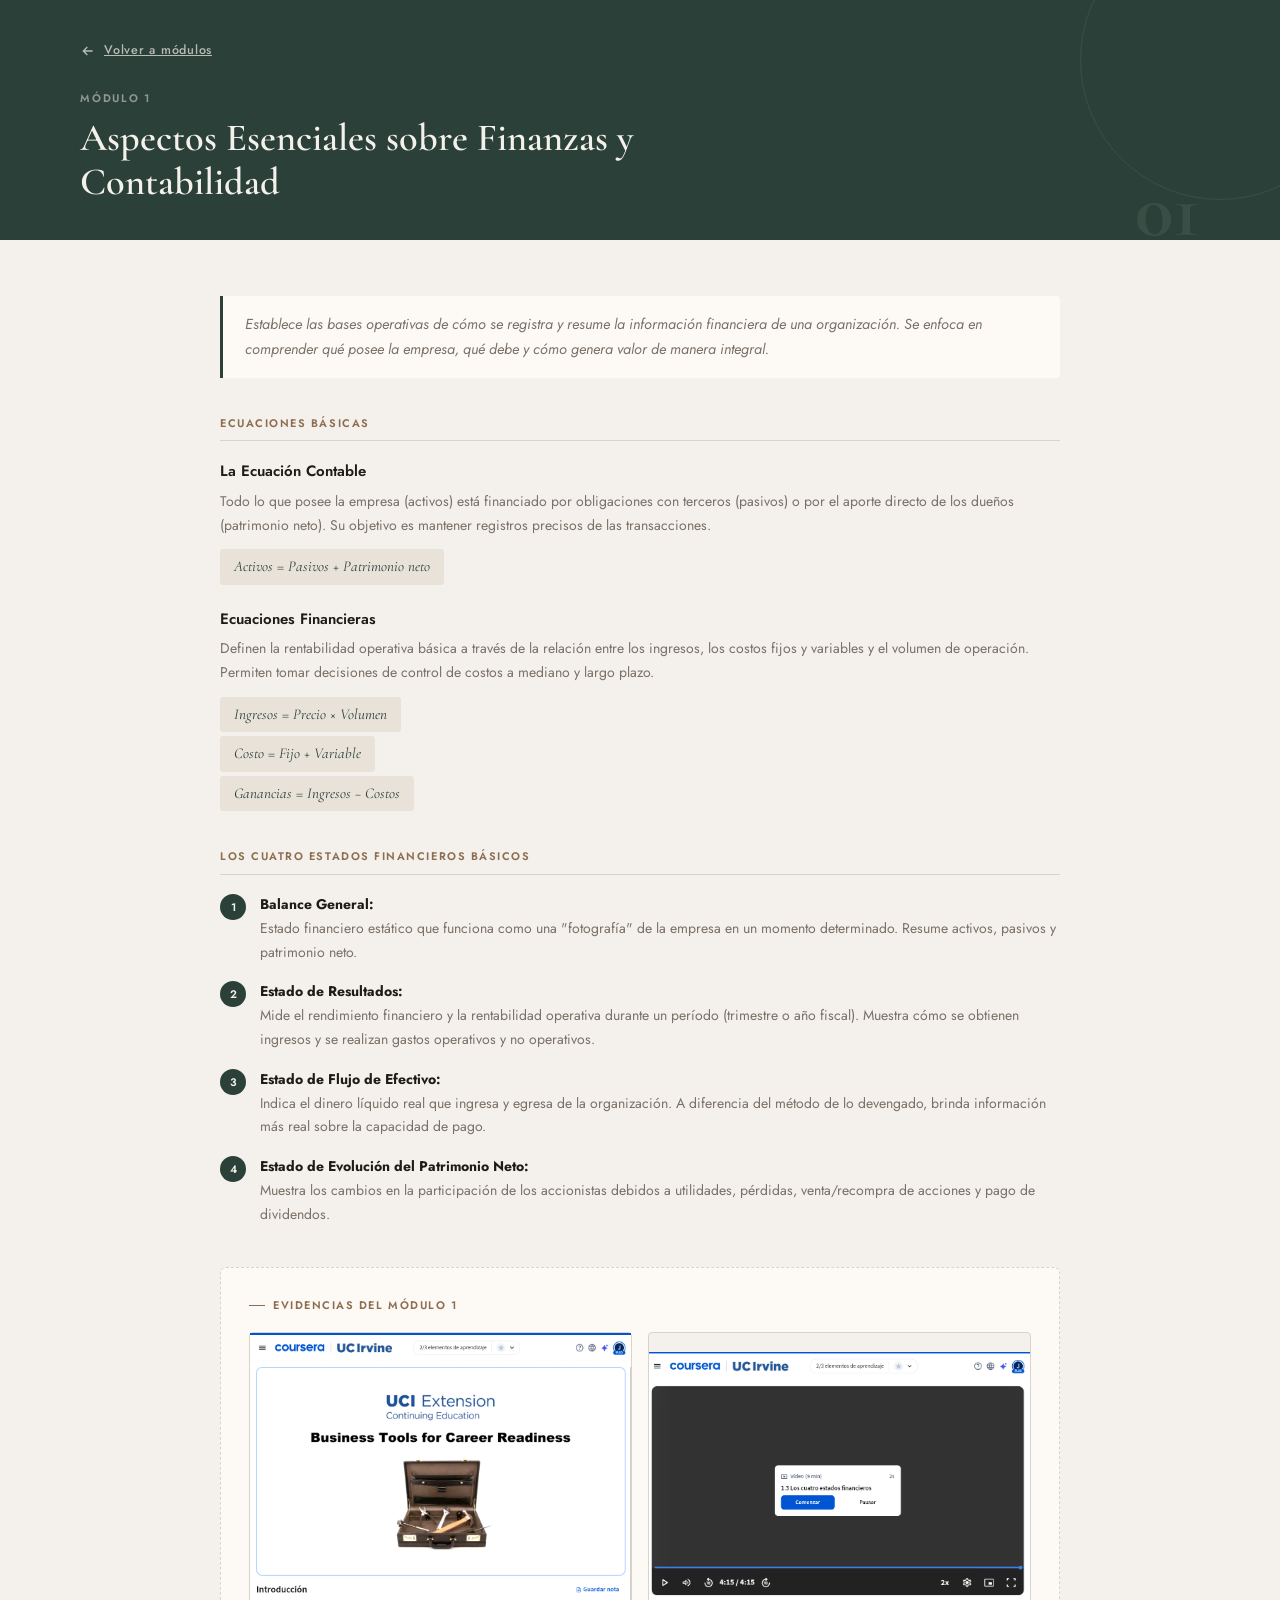
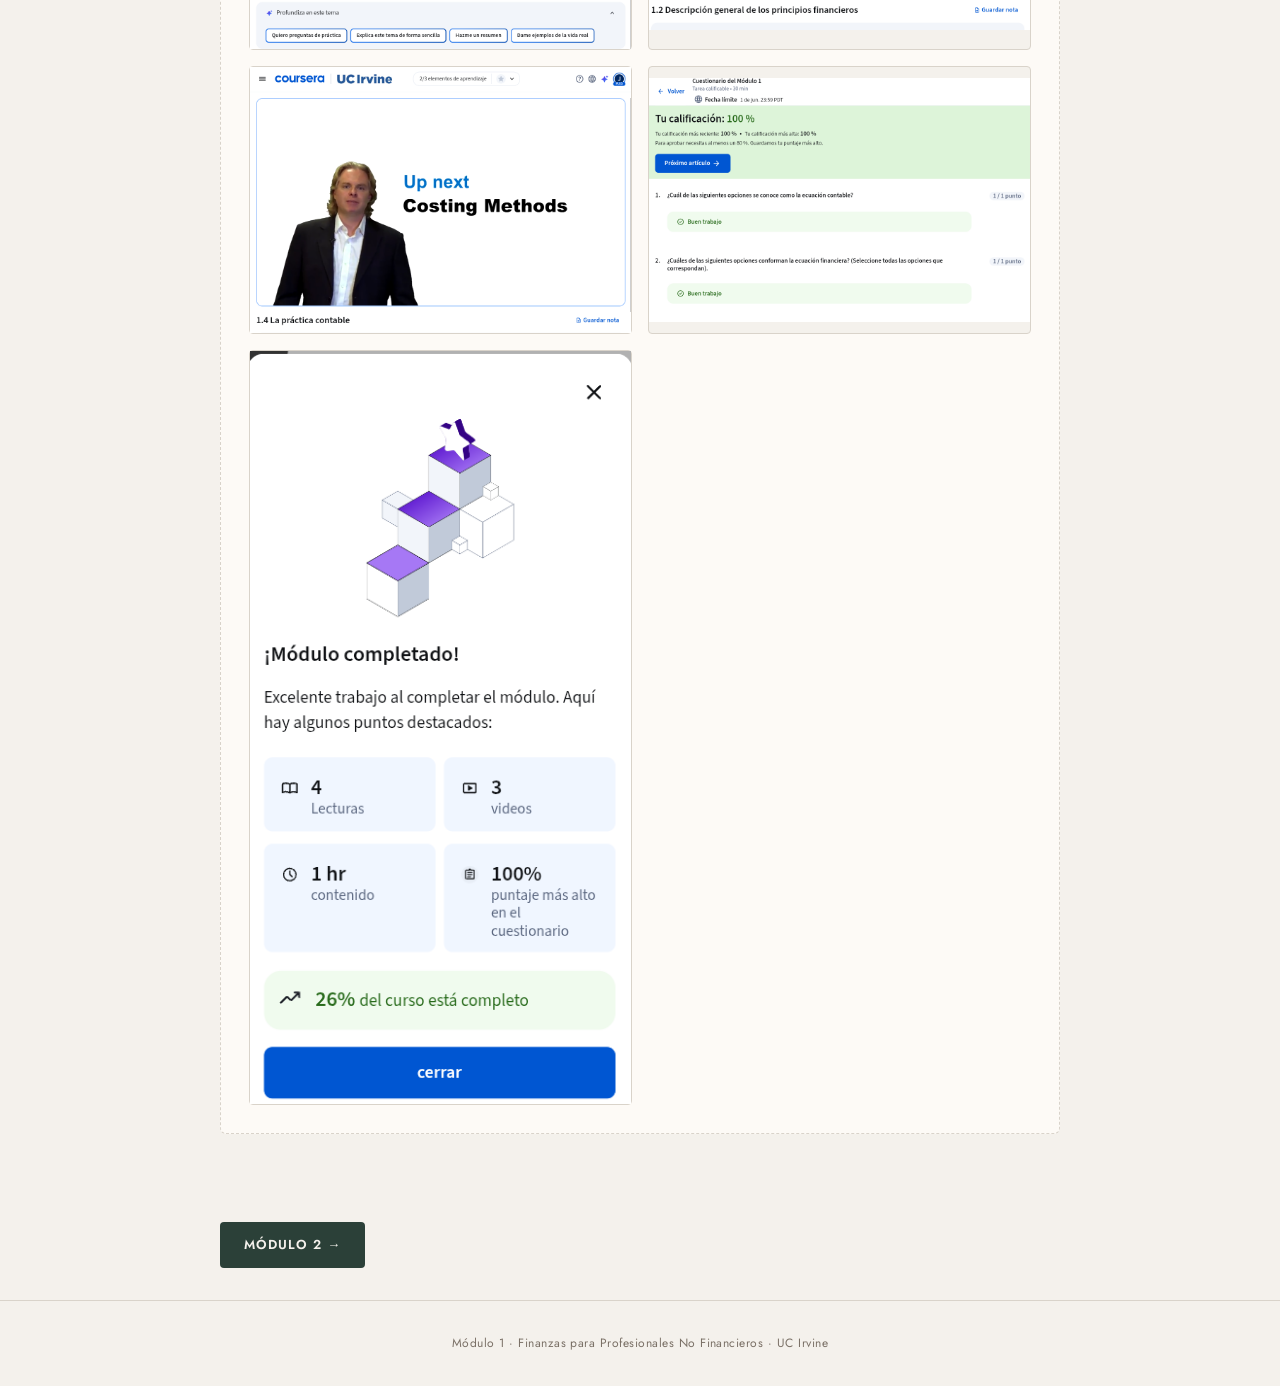
<file: modulo1.html>
<!doctype html>
<html lang="es">
  <head>
    <meta charset="UTF-8" />
    <meta name="viewport" content="width=device-width, initial-scale=1.0" />
    <title>Módulo 1 - Finanzas para Profesionales No Financieros</title>
    <link rel="preconnect" href="https://fonts.googleapis.com" />
    <link rel="preconnect" href="https://fonts.gstatic.com" crossorigin />
    <link
      href="https://fonts.googleapis.com/css2?family=Cormorant+Garamond:ital,wght@0,400;0,600;0,700;1,400&family=Jost:wght@300;400;500;600&display=swap"
      rel="stylesheet"
    />
    <link rel="stylesheet" href="estilos.css" />
  </head>
  <body>
    <div id="mod-1" class="mod-content" style="display: block">
      <div class="detail-header">
        <a href="index.html" class="back-btn">
          <svg
            width="16"
            height="16"
            fill="none"
            stroke="currentColor"
            stroke-width="2"
            viewBox="0 0 24 24"
          >
            <path d="M19 12H5M11 6l-6 6 6 6" />
          </svg>
          Volver a módulos
        </a>
        <div class="detail-label">Módulo 1</div>
        <h2 class="detail-title">
          Aspectos Esenciales sobre Finanzas y Contabilidad
        </h2>
        <div class="detail-num">01</div>
      </div>
      <div class="detail-body">
        <div class="module-intro">
          Establece las bases operativas de cómo se registra y resume la
          información financiera de una organización. Se enfoca en comprender
          qué posee la empresa, qué debe y cómo genera valor de manera
          integral.
        </div>

        <div class="section">
          <div class="section-title">Ecuaciones Básicas</div>
          <div class="concept">
            <div class="concept-name">La Ecuación Contable</div>
            <div class="concept-desc">
              Todo lo que posee la empresa (activos) está financiado por
              obligaciones con terceros (pasivos) o por el aporte directo de
              los dueños (patrimonio neto). Su objetivo es mantener registros
              precisos de las transacciones.
            </div>
            <span class="formula-tag"
              >Activos = Pasivos + Patrimonio neto</span
            >
          </div>
          <div class="concept">
            <div class="concept-name">Ecuaciones Financieras</div>
            <div class="concept-desc">
              Definen la rentabilidad operativa básica a través de la relación
              entre los ingresos, los costos fijos y variables y el volumen de
              operación. Permiten tomar decisiones de control de costos a
              mediano y largo plazo.
            </div>
            <span class="formula-tag">Ingresos = Precio × Volumen</span><br />
            <span class="formula-tag">Costo = Fijo + Variable</span><br />
            <span class="formula-tag">Ganancias = Ingresos − Costos</span>
          </div>
        </div>

        <div class="section">
          <div class="section-title">
            Los Cuatro Estados Financieros Básicos
          </div>
          <ol class="numbered-list">
            <li>
              <div>
                <strong>Balance General:</strong><br /><span
                  >Estado financiero estático que funciona como una
                  "fotografía" de la empresa en un momento determinado. Resume
                  activos, pasivos y patrimonio neto.</span
                >
              </div>
            </li>
            <li>
              <div>
                <strong>Estado de Resultados:</strong><br /><span
                  >Mide el rendimiento financiero y la rentabilidad operativa
                  durante un período (trimestre o año fiscal). Muestra cómo se
                  obtienen ingresos y se realizan gastos operativos y no
                  operativos.</span
                >
              </div>
            </li>
            <li>
              <div>
                <strong>Estado de Flujo de Efectivo:</strong><br /><span
                  >Indica el dinero líquido real que ingresa y egresa de la
                  organización. A diferencia del método de lo devengado,
                  brinda información más real sobre la capacidad de
                  pago.</span
                >
              </div>
            </li>
            <li>
              <div>
                <strong>Estado de Evolución del Patrimonio Neto:</strong
                ><br /><span
                  >Muestra los cambios en la participación de los accionistas
                  debidos a utilidades, pérdidas, venta/recompra de acciones y
                  pago de dividendos.</span
                >
              </div>
            </li>
          </ol>
        </div>

        <div class="evidence-section">
          <div class="evidence-title">Evidencias del Módulo 1</div>
          <div class="evidence-grid">
            <div class="evidence-slot">
              <img
                src="m1.1.png"
                alt="Evidencia Módulo 1"
                style="max-width: 100%; height: auto"
              />
            </div>
            <div class="evidence-slot">
              <img
                src="m1.2.png"
                alt="Evidencia Módulo 1"
                style="max-width: 100%; height: auto"
              />
            </div>
            <div class="evidence-slot">
              <img
                src="m1.4.png"
                alt="Evidencia Módulo 1"
                style="max-width: 100%; height: auto"
              />
            </div>
            <div class="evidence-slot">
              <img
                src="q1.png"
                alt="Evidencia Módulo 1"
                style="max-width: 100%; height: auto"
              />
            </div>
            <div class="evidence-slot">
              <img
                src="fin 1.png"
                alt="Evidencia Módulo 1"
                style="max-width: 100%; height: auto"
              />
            </div>
          </div>
        </div>
      </div>
      <div class="nav-modules">
        <a href="modulo2.html" class="nav-btn next">Módulo 2 →</a>
      </div>
      <footer>
        Módulo 1 &middot; Finanzas para Profesionales No Financieros &middot;
        UC Irvine
      </footer>
    </div>
  </body>
</html>
</file>
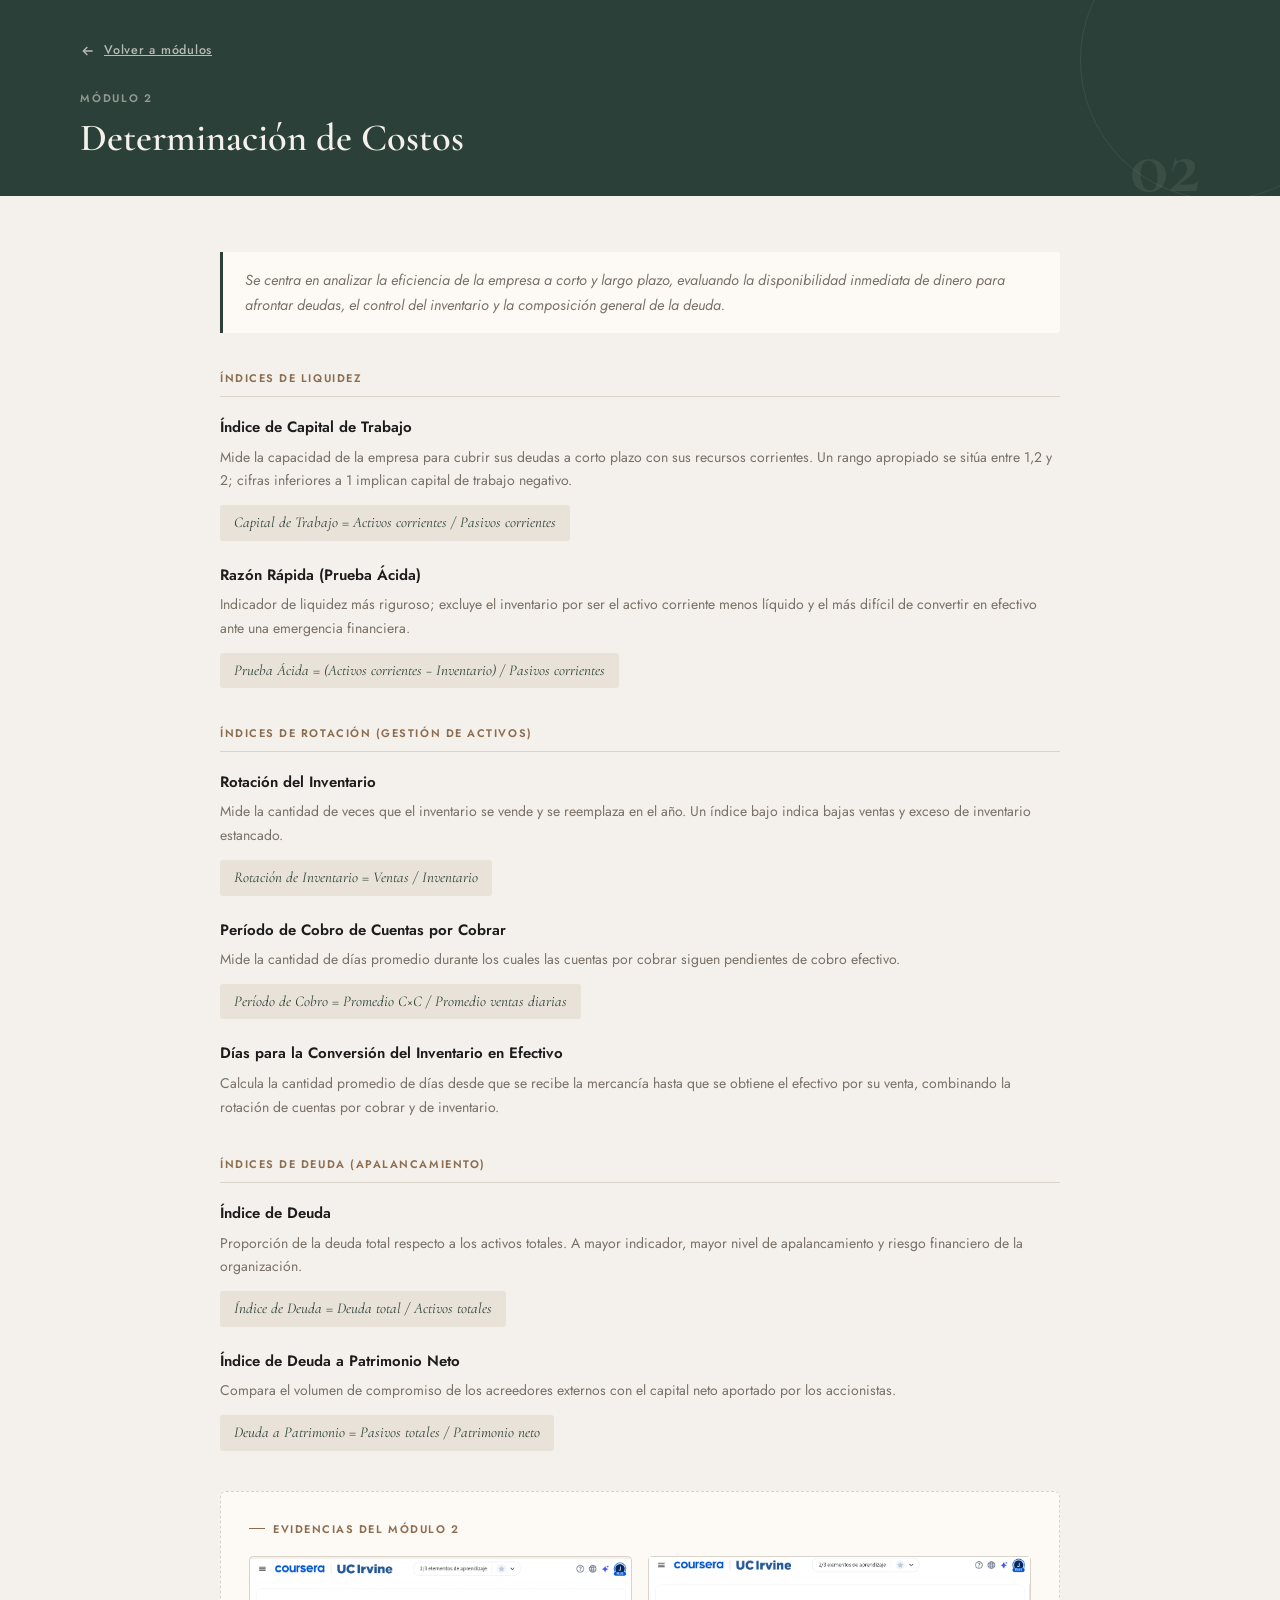
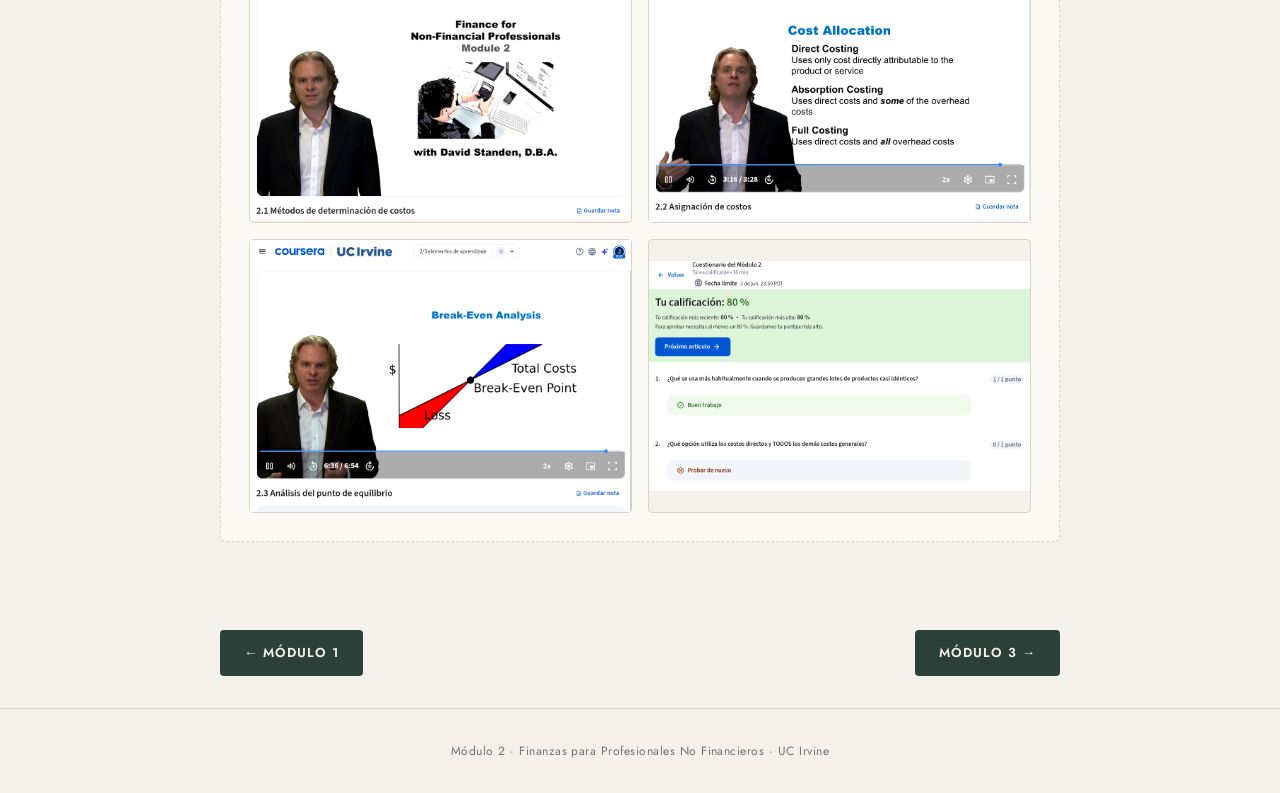
<file: modulo2.html>
<!doctype html>
<html lang="es">
  <head>
    <meta charset="UTF-8" />
    <meta name="viewport" content="width=device-width, initial-scale=1.0" />
    <title>Módulo 2 - Finanzas para Profesionales No Financieros</title>
    <link rel="preconnect" href="https://fonts.googleapis.com" />
    <link rel="preconnect" href="https://fonts.gstatic.com" crossorigin />
    <link
      href="https://fonts.googleapis.com/css2?family=Cormorant+Garamond:ital,wght@0,400;0,600;0,700;1,400&family=Jost:wght@300;400;500;600&display=swap"
      rel="stylesheet"
    />
    <link rel="stylesheet" href="estilos.css" />
  </head>
  <body>
    <div id="mod-2" class="mod-content" style="display: block">
      <div class="detail-header">
        <a href="index.html" class="back-btn">
          <svg
            width="16"
            height="16"
            fill="none"
            stroke="currentColor"
            stroke-width="2"
            viewBox="0 0 24 24"
          >
            <path d="M19 12H5M11 6l-6 6 6 6" />
          </svg>
          Volver a módulos
        </a>
        <div class="detail-label">Módulo 2</div>
        <h2 class="detail-title">Determinación de Costos</h2>
        <div class="detail-num">02</div>
      </div>
      <div class="detail-body">
        <div class="module-intro">
          Se centra en analizar la eficiencia de la empresa a corto y largo
          plazo, evaluando la disponibilidad inmediata de dinero para afrontar
          deudas, el control del inventario y la composición general de la
          deuda.
        </div>

        <div class="section">
          <div class="section-title">Índices de Liquidez</div>
          <div class="concept">
            <div class="concept-name">Índice de Capital de Trabajo</div>
            <div class="concept-desc">
              Mide la capacidad de la empresa para cubrir sus deudas a corto
              plazo con sus recursos corrientes. Un rango apropiado se sitúa
              entre 1,2 y 2; cifras inferiores a 1 implican capital de trabajo
              negativo.
            </div>
            <span class="formula-tag"
              >Capital de Trabajo = Activos corrientes / Pasivos
              corrientes</span
            >
          </div>
          <div class="concept">
            <div class="concept-name">Razón Rápida (Prueba Ácida)</div>
            <div class="concept-desc">
              Indicador de liquidez más riguroso; excluye el inventario por
              ser el activo corriente menos líquido y el más difícil de
              convertir en efectivo ante una emergencia financiera.
            </div>
            <span class="formula-tag"
              >Prueba Ácida = (Activos corrientes − Inventario) / Pasivos
              corrientes</span
            >
          </div>
        </div>

        <div class="section">
          <div class="section-title">
            Índices de Rotación (Gestión de Activos)
          </div>
          <div class="concept">
            <div class="concept-name">Rotación del Inventario</div>
            <div class="concept-desc">
              Mide la cantidad de veces que el inventario se vende y se
              reemplaza en el año. Un índice bajo indica bajas ventas y exceso
              de inventario estancado.
            </div>
            <span class="formula-tag"
              >Rotación de Inventario = Ventas / Inventario</span
            >
          </div>
          <div class="concept">
            <div class="concept-name">
              Período de Cobro de Cuentas por Cobrar
            </div>
            <div class="concept-desc">
              Mide la cantidad de días promedio durante los cuales las cuentas
              por cobrar siguen pendientes de cobro efectivo.
            </div>
            <span class="formula-tag"
              >Período de Cobro = Promedio C×C / Promedio ventas diarias</span
            >
          </div>
          <div class="concept">
            <div class="concept-name">
              Días para la Conversión del Inventario en Efectivo
            </div>
            <div class="concept-desc">
              Calcula la cantidad promedio de días desde que se recibe la
              mercancía hasta que se obtiene el efectivo por su venta,
              combinando la rotación de cuentas por cobrar y de inventario.
            </div>
          </div>
        </div>

        <div class="section">
          <div class="section-title">Índices de Deuda (Apalancamiento)</div>
          <div class="concept">
            <div class="concept-name">Índice de Deuda</div>
            <div class="concept-desc">
              Proporción de la deuda total respecto a los activos totales. A
              mayor indicador, mayor nivel de apalancamiento y riesgo
              financiero de la organización.
            </div>
            <span class="formula-tag"
              >Índice de Deuda = Deuda total / Activos totales</span
            >
          </div>
          <div class="concept">
            <div class="concept-name">Índice de Deuda a Patrimonio Neto</div>
            <div class="concept-desc">
              Compara el volumen de compromiso de los acreedores externos con
              el capital neto aportado por los accionistas.
            </div>
            <span class="formula-tag"
              >Deuda a Patrimonio = Pasivos totales / Patrimonio neto</span
            >
          </div>
        </div>

        <div class="evidence-section">
          <div class="evidence-title">Evidencias del Módulo 2</div>
          <div class="evidence-grid">
            <div class="evidence-slot">
              <img
                src="m2.1.png"
                alt="Evidencia Módulo 2"
                style="max-width: 100%; height: auto"
              />
            </div>
            <div class="evidence-slot">
              <img
                src="m2.2.png"
                alt="Evidencia Módulo 2"
                style="max-width: 100%; height: auto"
              />
            </div>
            <div class="evidence-slot">
              <img
                src="m2.3.png"
                alt="Evidencia Módulo 2"
                style="max-width: 100%; height: auto"
              />
            </div>
            <div class="evidence-slot">
              <img
                src="q2.png"
                alt="Evidencia Módulo 2"
                style="max-width: 100%; height: auto"
              />
            </div>
          </div>
        </div>
      </div>
      <div class="nav-modules">
        <a href="modulo1.html" class="nav-btn prev">← Módulo 1</a>
        <a href="modulo3.html" class="nav-btn next">Módulo 3 →</a>
      </div>
      <footer>
        Módulo 2 &middot; Finanzas para Profesionales No Financieros &middot;
        UC Irvine
      </footer>
    </div>
  </body>
</html>
</file>
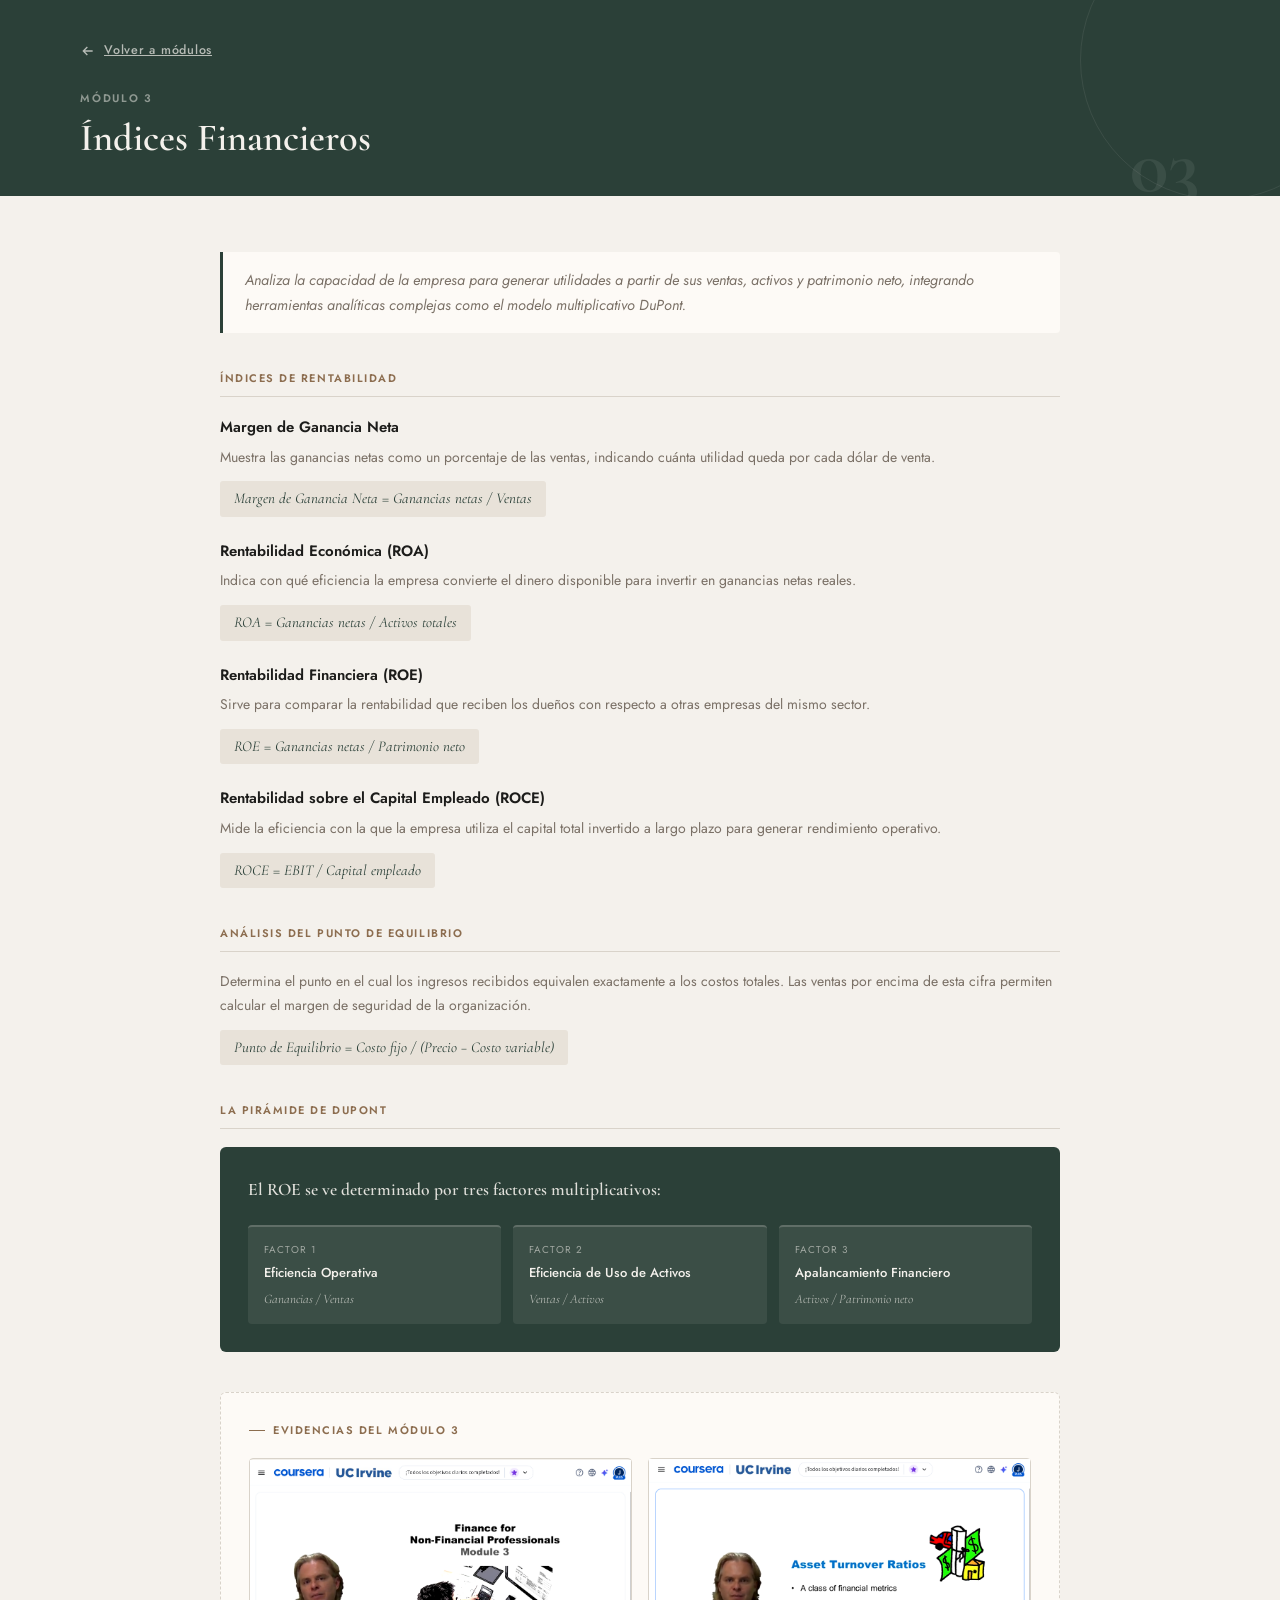
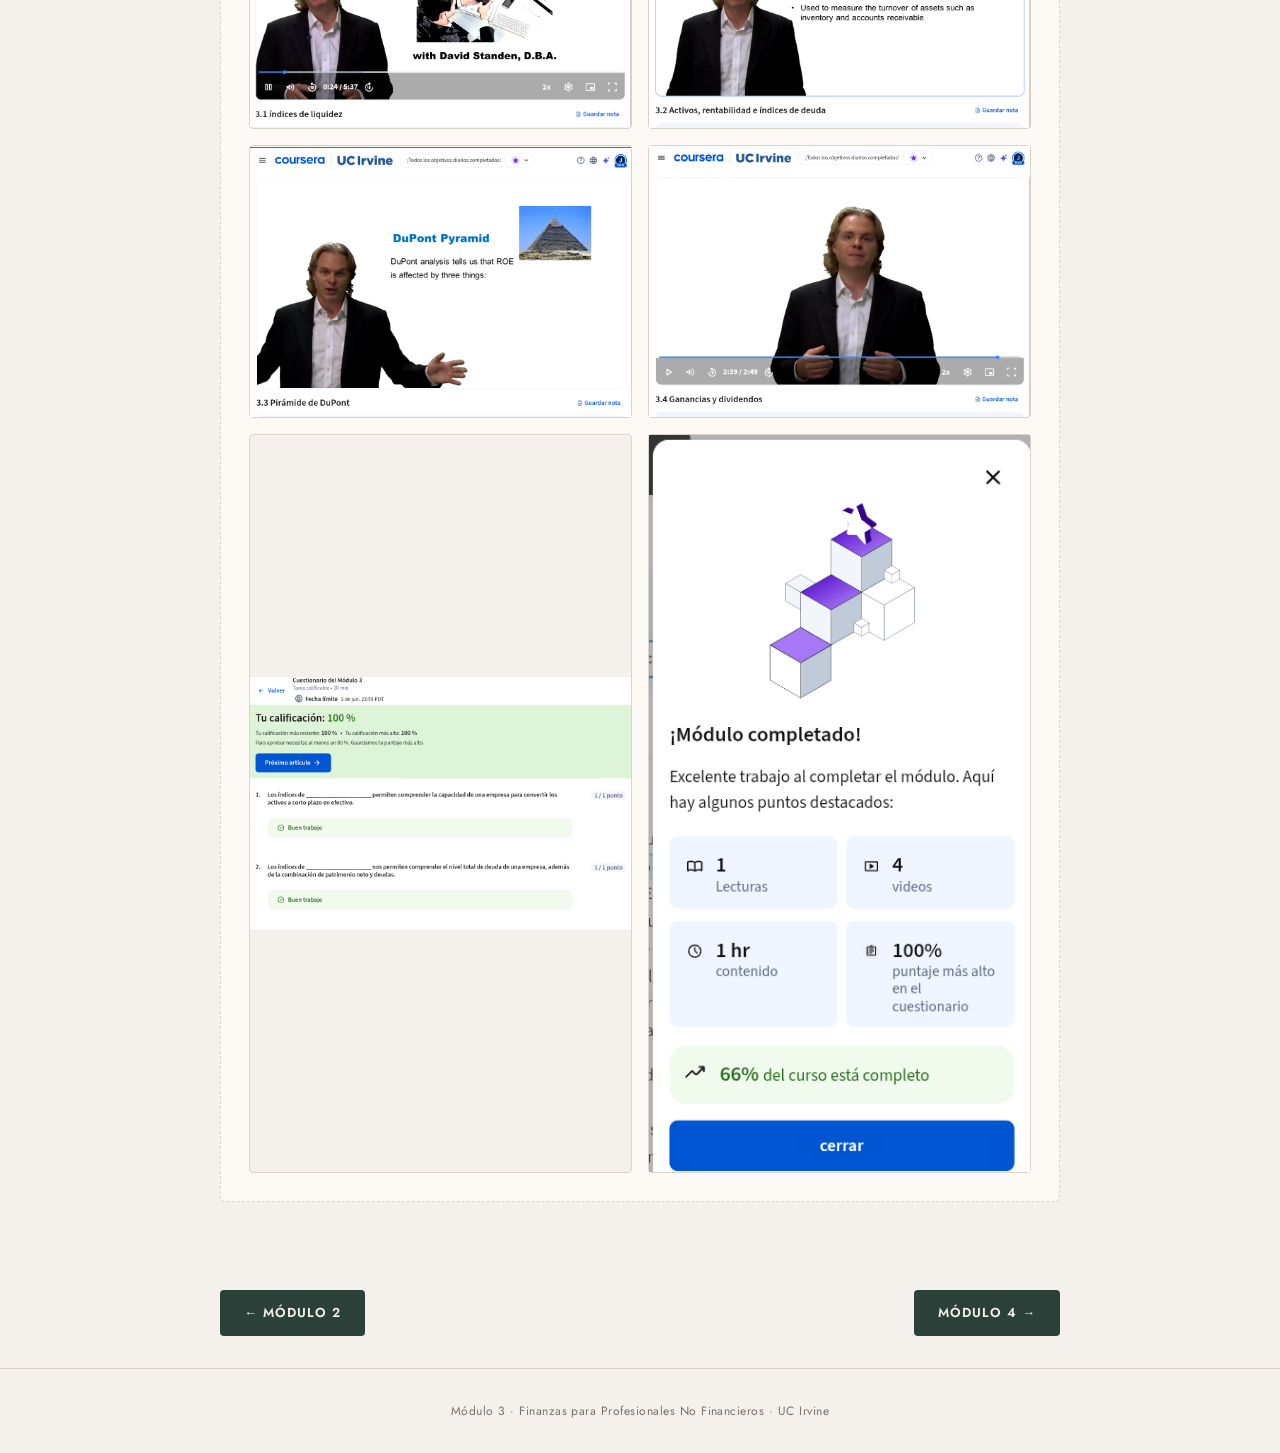
<file: modulo3.html>
<!doctype html>
<html lang="es">
  <head>
    <meta charset="UTF-8" />
    <meta name="viewport" content="width=device-width, initial-scale=1.0" />
    <title>Módulo 3 - Finanzas para Profesionales No Financieros</title>
    <link rel="preconnect" href="https://fonts.googleapis.com" />
    <link rel="preconnect" href="https://fonts.gstatic.com" crossorigin />
    <link
      href="https://fonts.googleapis.com/css2?family=Cormorant+Garamond:ital,wght@0,400;0,600;0,700;1,400&family=Jost:wght@300;400;500;600&display=swap"
      rel="stylesheet"
    />
    <link rel="stylesheet" href="estilos.css" />
  </head>
  <body>
    <div id="mod-3" class="mod-content" style="display: block">
      <div class="detail-header">
        <a href="index.html" class="back-btn">
          <svg
            width="16"
            height="16"
            fill="none"
            stroke="currentColor"
            stroke-width="2"
            viewBox="0 0 24 24"
          >
            <path d="M19 12H5M11 6l-6 6 6 6" />
          </svg>
          Volver a módulos
        </a>
        <div class="detail-label">Módulo 3</div>
        <h2 class="detail-title">Índices Financieros</h2>
        <div class="detail-num">03</div>
      </div>
      <div class="detail-body">
        <div class="module-intro">
          Analiza la capacidad de la empresa para generar utilidades a partir
          de sus ventas, activos y patrimonio neto, integrando herramientas
          analíticas complejas como el modelo multiplicativo DuPont.
        </div>

        <div class="section">
          <div class="section-title">Índices de Rentabilidad</div>
          <div class="concept">
            <div class="concept-name">Margen de Ganancia Neta</div>
            <div class="concept-desc">
              Muestra las ganancias netas como un porcentaje de las ventas,
              indicando cuánta utilidad queda por cada dólar de venta.
            </div>
            <span class="formula-tag"
              >Margen de Ganancia Neta = Ganancias netas / Ventas</span
            >
          </div>
          <div class="concept">
            <div class="concept-name">Rentabilidad Económica (ROA)</div>
            <div class="concept-desc">
              Indica con qué eficiencia la empresa convierte el dinero
              disponible para invertir en ganancias netas reales.
            </div>
            <span class="formula-tag"
              >ROA = Ganancias netas / Activos totales</span
            >
          </div>
          <div class="concept">
            <div class="concept-name">Rentabilidad Financiera (ROE)</div>
            <div class="concept-desc">
              Sirve para comparar la rentabilidad que reciben los dueños con
              respecto a otras empresas del mismo sector.
            </div>
            <span class="formula-tag"
              >ROE = Ganancias netas / Patrimonio neto</span
            >
          </div>
          <div class="concept">
            <div class="concept-name">
              Rentabilidad sobre el Capital Empleado (ROCE)
            </div>
            <div class="concept-desc">
              Mide la eficiencia con la que la empresa utiliza el capital
              total invertido a largo plazo para generar rendimiento
              operativo.
            </div>
            <span class="formula-tag">ROCE = EBIT / Capital empleado</span>
          </div>
        </div>

        <div class="section">
          <div class="section-title">Análisis del Punto de Equilibrio</div>
          <div class="concept">
            <div class="concept-desc">
              Determina el punto en el cual los ingresos recibidos equivalen
              exactamente a los costos totales. Las ventas por encima de esta
              cifra permiten calcular el margen de seguridad de la
              organización.
            </div>
            <span class="formula-tag"
              >Punto de Equilibrio = Costo fijo / (Precio − Costo
              variable)</span
            >
          </div>
        </div>

        <div class="section">
          <div class="section-title">La Pirámide de DuPont</div>
          <div class="dupont-box">
            <div class="dupont-title">
              El ROE se ve determinado por tres factores multiplicativos:
            </div>
            <div class="dupont-items">
              <div class="dupont-item">
                <div class="di-label">Factor 1</div>
                <div class="di-name">Eficiencia Operativa</div>
                <div class="di-formula">Ganancias / Ventas</div>
              </div>
              <div class="dupont-item">
                <div class="di-label">Factor 2</div>
                <div class="di-name">Eficiencia de Uso de Activos</div>
                <div class="di-formula">Ventas / Activos</div>
              </div>
              <div class="dupont-item">
                <div class="di-label">Factor 3</div>
                <div class="di-name">Apalancamiento Financiero</div>
                <div class="di-formula">Activos / Patrimonio neto</div>
              </div>
            </div>
          </div>
        </div>

        <div class="evidence-section">
          <div class="evidence-title">Evidencias del Módulo 3</div>
          <div class="evidence-grid">
            <div class="evidence-slot">
              <img
                src="m3.1.png"
                alt="Evidencia Módulo 3"
                style="max-width: 100%; height: auto"
              />
            </div>
            <div class="evidence-slot">
              <img
                src="m3.2.png"
                alt="Evidencia Módulo 3"
                style="max-width: 100%; height: auto"
              />
            </div>
            <div class="evidence-slot">
              <img
                src="m3.3.png"
                alt="Evidencia Módulo 3"
                style="max-width: 100%; height: auto"
              />
            </div>
            <div class="evidence-slot">
              <img
                src="m3.4.png"
                alt="Evidencia Módulo 3"
                style="max-width: 100%; height: auto"
              />
            </div>
            <div class="evidence-slot">
              <img
                src="q3.png"
                alt="Evidencia Módulo 3"
                style="max-width: 100%; height: auto"
              />
            </div>
            <div class="evidence-slot">
              <img
                src="fin 3.png"
                alt="Evidencia Módulo 3"
                style="max-width: 100%; height: auto"
              />
            </div>
          </div>
        </div>
      </div>
      <div class="nav-modules">
        <a href="modulo2.html" class="nav-btn prev">← Módulo 2</a>
        <a href="modulo4.html" class="nav-btn next">Módulo 4 →</a>
      </div>
      <footer>
        Módulo 3 &middot; Finanzas para Profesionales No Financieros &middot;
        UC Irvine
      </footer>
    </div>
  </body>
</html>
</file>
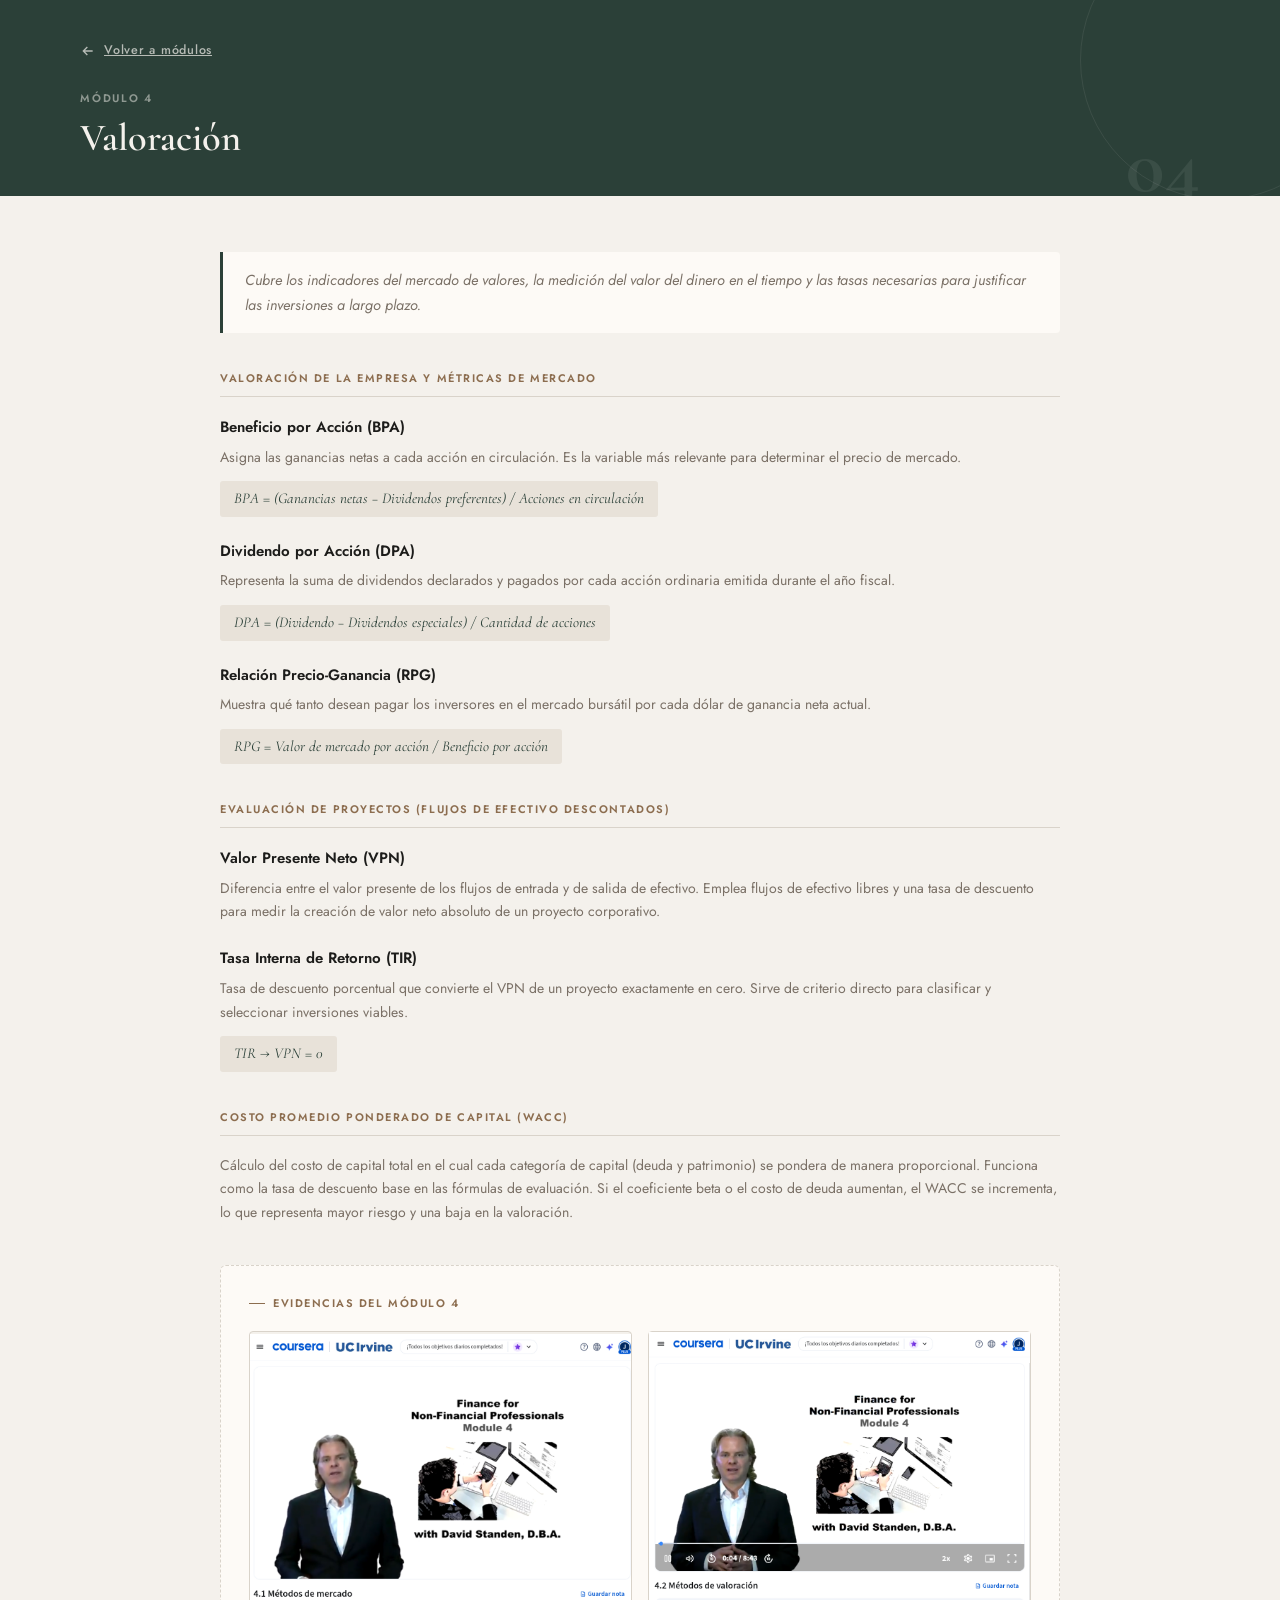
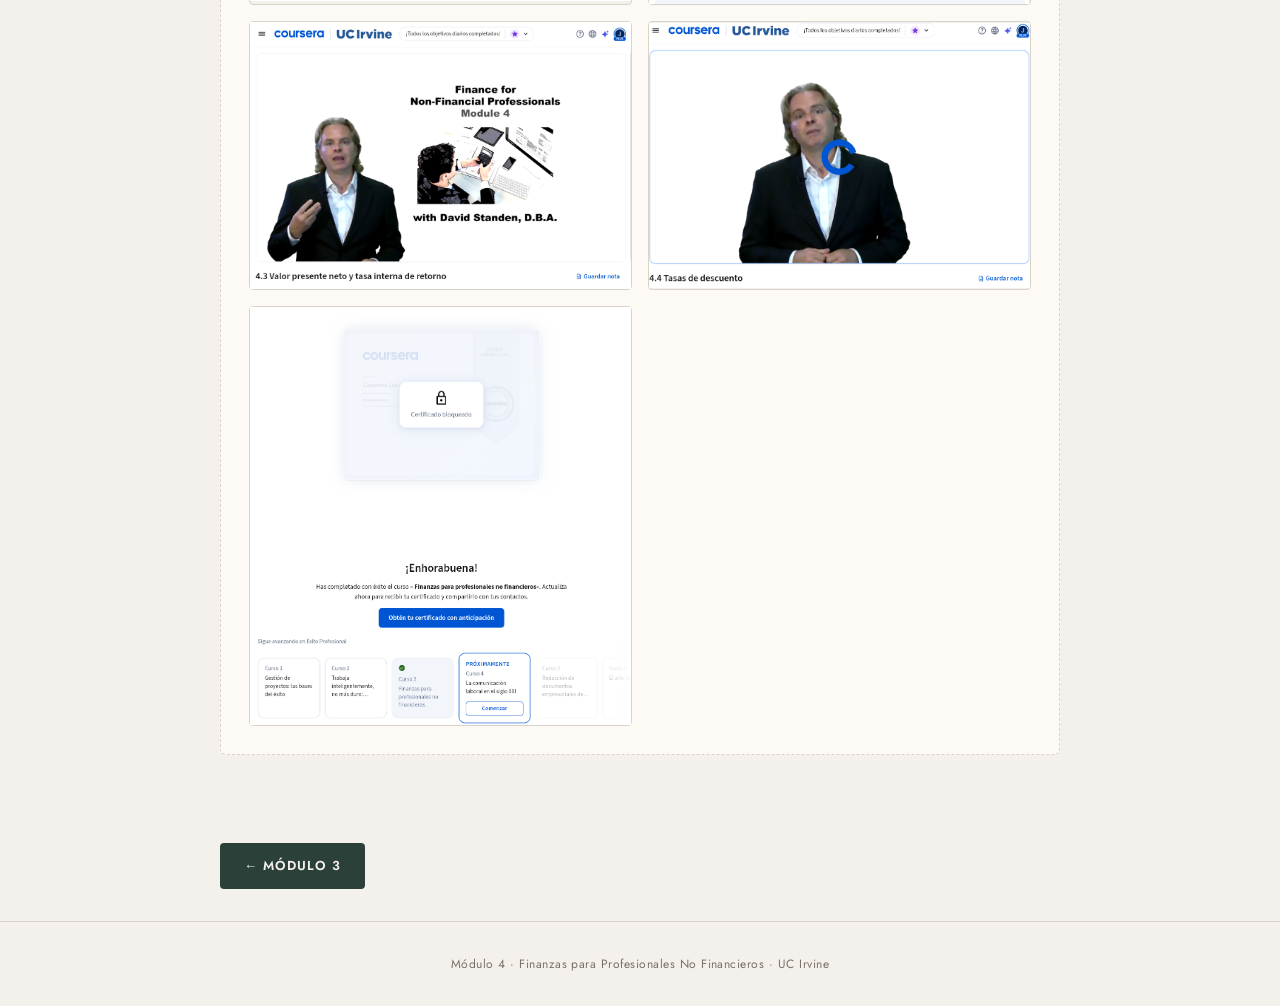
<file: modulo4.html>
<!doctype html>
<html lang="es">
  <head>
    <meta charset="UTF-8" />
    <meta name="viewport" content="width=device-width, initial-scale=1.0" />
    <title>Módulo 4 - Finanzas para Profesionales No Financieros</title>
    <link rel="preconnect" href="https://fonts.googleapis.com" />
    <link rel="preconnect" href="https://fonts.gstatic.com" crossorigin />
    <link
      href="https://fonts.googleapis.com/css2?family=Cormorant+Garamond:ital,wght@0,400;0,600;0,700;1,400&family=Jost:wght@300;400;500;600&display=swap"
      rel="stylesheet"
    />
    <link rel="stylesheet" href="estilos.css" />
  </head>
  <body>
    <div id="mod-4" class="mod-content" style="display: block">
      <div class="detail-header">
        <a href="index.html" class="back-btn">
          <svg
            width="16"
            height="16"
            fill="none"
            stroke="currentColor"
            stroke-width="2"
            viewBox="0 0 24 24"
          >
            <path d="M19 12H5M11 6l-6 6 6 6" />
          </svg>
          Volver a módulos
        </a>
        <div class="detail-label">Módulo 4</div>
        <h2 class="detail-title">Valoración</h2>
        <div class="detail-num">04</div>
      </div>
      <div class="detail-body">
        <div class="module-intro">
          Cubre los indicadores del mercado de valores, la medición del valor
          del dinero en el tiempo y las tasas necesarias para justificar las
          inversiones a largo plazo.
        </div>

        <div class="section">
          <div class="section-title">
            Valoración de la Empresa y Métricas de Mercado
          </div>
          <div class="concept">
            <div class="concept-name">Beneficio por Acción (BPA)</div>
            <div class="concept-desc">
              Asigna las ganancias netas a cada acción en circulación. Es la
              variable más relevante para determinar el precio de mercado.
            </div>
            <span class="formula-tag"
              >BPA = (Ganancias netas − Dividendos preferentes) / Acciones en
              circulación</span
            >
          </div>
          <div class="concept">
            <div class="concept-name">Dividendo por Acción (DPA)</div>
            <div class="concept-desc">
              Representa la suma de dividendos declarados y pagados por cada
              acción ordinaria emitida durante el año fiscal.
            </div>
            <span class="formula-tag"
              >DPA = (Dividendo − Dividendos especiales) / Cantidad de
              acciones</span
            >
          </div>
          <div class="concept">
            <div class="concept-name">Relación Precio-Ganancia (RPG)</div>
            <div class="concept-desc">
              Muestra qué tanto desean pagar los inversores en el mercado
              bursátil por cada dólar de ganancia neta actual.
            </div>
            <span class="formula-tag"
              >RPG = Valor de mercado por acción / Beneficio por acción</span
            >
          </div>
        </div>

        <div class="section">
          <div class="section-title">
            Evaluación de Proyectos (Flujos de Efectivo Descontados)
          </div>
          <div class="concept">
            <div class="concept-name">Valor Presente Neto (VPN)</div>
            <div class="concept-desc">
              Diferencia entre el valor presente de los flujos de entrada y de
              salida de efectivo. Emplea flujos de efectivo libres y una tasa
              de descuento para medir la creación de valor neto absoluto de un
              proyecto corporativo.
            </div>
          </div>
          <div class="concept">
            <div class="concept-name">Tasa Interna de Retorno (TIR)</div>
            <div class="concept-desc">
              Tasa de descuento porcentual que convierte el VPN de un proyecto
              exactamente en cero. Sirve de criterio directo para clasificar y
              seleccionar inversiones viables.
            </div>
            <span class="formula-tag">TIR → VPN = 0</span>
          </div>
        </div>

        <div class="section">
          <div class="section-title">
            Costo Promedio Ponderado de Capital (WACC)
          </div>
          <div class="concept">
            <div class="concept-desc">
              Cálculo del costo de capital total en el cual cada categoría de
              capital (deuda y patrimonio) se pondera de manera proporcional.
              Funciona como la tasa de descuento base en las fórmulas de
              evaluación. Si el coeficiente beta o el costo de deuda aumentan,
              el WACC se incrementa, lo que representa mayor riesgo y una baja
              en la valoración.
            </div>
          </div>
        </div>

        <div class="evidence-section">
          <div class="evidence-title">Evidencias del Módulo 4</div>
          <div class="evidence-grid">
            <div class="evidence-slot">
              <img
                src="m4.1.png"
                alt="Evidencia Módulo 4"
                style="max-width: 100%; height: auto"
              />
            </div>
            <div class="evidence-slot">
              <img
                src="m4.2.png"
                alt="Evidencia Módulo 4"
                style="max-width: 100%; height: auto"
              />
            </div>
            <div class="evidence-slot">
              <img
                src="m4.3.png"
                alt="Evidencia Módulo 4"
                style="max-width: 100%; height: auto"
              />
            </div>
            <div class="evidence-slot">
              <img
                src="m4.4.png"
                alt="Evidencia Módulo 4"
                style="max-width: 100%; height: auto"
              />
            </div>
            <div class="evidence-slot">
              <img
                src="fin.png"
                alt="Evidencia Módulo 4"
                style="max-width: 100%; height: auto"
              />
            </div>
          </div>
        </div>
      </div>
      <div class="nav-modules">
        <a href="modulo3.html" class="nav-btn prev">← Módulo 3</a>
      </div>
      <footer>
        Módulo 4 &middot; Finanzas para Profesionales No Financieros &middot;
        UC Irvine
      </footer>
    </div>
  </body>
</html>
</file>
<file: estilos.css>
:root {
    --bg:      #F4F1EC;
    --surface: #FDFAF6;
    --border:  #D9D3CA;
    --text:    #1C1C1A;
    --muted:   #7A7066;
    --accent:  #2B4038;
    --accent2: #8C6D4F;
    --tag-bg:  #E8E2D9;
  }
  *, *::before, *::after { box-sizing: border-box; margin: 0; padding: 0; }

  body {
    font-family: 'Jost', sans-serif;
    background: var(--bg);
    color: var(--text);
    font-size: 15px;
    line-height: 1.7;
    min-height: 100vh;
  }

  /* ── VIEWS ── */
  .view { display: none; }
  .view.active { display: block; }

  /* ══════════════════════════════
     HOME
  ══════════════════════════════ */
  .home-cover {
    background: var(--accent);
    color: #F4F1EC;
    padding: 72px 80px 60px;
    position: relative;
    overflow: hidden;
  }
  .home-cover::before {
    content:''; position:absolute; top:-60px; right:-60px;
    width:320px; height:320px; border-radius:50%;
    border:1px solid rgba(244,241,236,.1);
  }
  .home-cover::after {
    content:''; position:absolute; bottom:-40px; right:80px;
    width:180px; height:180px; border-radius:50%;
    border:1px solid rgba(244,241,236,.07);
  }
  .cover-tag {
    display:inline-block; font-size:11px; font-weight:600;
    letter-spacing:.18em; text-transform:uppercase;
    color:rgba(244,241,236,.5); margin-bottom:28px;
  }
  .home-cover h1 {
    font-family:'Cormorant Garamond',serif;
    font-size:clamp(2rem,5vw,3.2rem);
    font-weight:600; line-height:1.15;
    max-width:620px; margin-bottom:36px;
  }
  .cover-meta {
    display:flex; gap:40px; flex-wrap:wrap;
    border-top:1px solid rgba(244,241,236,.15);
    padding-top:28px; font-size:13px;
    color:rgba(244,241,236,.6);
  }
  .cover-meta strong { display:block; color:#F4F1EC; font-weight:500; margin-bottom:2px; }

  /* ── MODULE GRID ── */
  .modules-section { padding: 60px 80px; }
  .modules-label {
    font-size:11px; font-weight:600; letter-spacing:.16em;
    text-transform:uppercase; color:var(--accent2);
    margin-bottom:32px;
  }
  .modules-grid {
    display:grid;
    grid-template-columns: repeat(2, 1fr);
    gap:20px;
  }

  .module-card {
    background: var(--surface);
    border: 1px solid var(--border);
    border-radius:8px;
    padding:32px;
    cursor:pointer;
    position:relative;
    overflow:hidden;
    transition: border-color .25s, transform .25s, box-shadow .25s;
    animation: fadeUp .45s ease both;
    text-decoration: none;
    color: inherit;
    display: block;
  }
  .module-card:nth-child(1){animation-delay:.05s}
  .module-card:nth-child(2){animation-delay:.10s}
  .module-card:nth-child(3){animation-delay:.15s}
  .module-card:nth-child(4){animation-delay:.20s}

  .module-card::after {
    content:'';
    position:absolute; bottom:0; left:0;
    width:100%; height:3px;
    background:var(--accent);
    transform:scaleX(0); transform-origin:left;
    transition:transform .3s ease;
  }
  .module-card:hover { border-color:var(--accent); transform:translateY(-3px); box-shadow:0 12px 32px rgba(43,64,56,.1); }
  .module-card:hover::after { transform:scaleX(1); }

  .card-num {
    font-family:'Cormorant Garamond',serif;
    font-size:3rem; font-weight:600;
    color:var(--tag-bg); line-height:1;
    margin-bottom:16px; user-select:none;
  }
  .card-label {
    font-size:10.5px; font-weight:600;
    letter-spacing:.14em; text-transform:uppercase;
    color:var(--accent2); margin-bottom:6px;
  }
  .card-title {
    font-family:'Cormorant Garamond',serif;
    font-size:1.45rem; font-weight:600; line-height:1.2;
    color:var(--text); margin-bottom:16px;
  }
  .card-desc { font-size:13.5px; color:var(--muted); margin-bottom:24px; }
  .card-cta {
    display:inline-flex; align-items:center; gap:8px;
    font-size:12px; font-weight:600; letter-spacing:.08em;
    color:var(--accent); text-transform:uppercase;
    transition:gap .2s;
  }
  .module-card:hover .card-cta { gap:14px; }
  .card-cta svg { transition:transform .2s; }
  .module-card:hover .card-cta svg { transform:translateX(4px); }

  /* ══════════════════════════════
     DETAIL VIEW
  ══════════════════════════════ */
  .detail-header {
    background:var(--accent); color:#F4F1EC;
    padding:40px 80px 36px;
    position:relative; overflow:hidden;
  }
  .detail-header::before {
    content:''; position:absolute; top:-80px; right:-80px;
    width:280px; height:280px; border-radius:50%;
    border:1px solid rgba(244,241,236,.08);
  }
  .back-btn {
    display:inline-flex; align-items:center; gap:8px;
    background:none; border:none; cursor:pointer;
    color:rgba(244,241,236,.7); font-family:'Jost',sans-serif;
    font-size:12.5px; font-weight:500; letter-spacing:.06em;
    padding:0; margin-bottom:28px;
    transition:color .2s, gap .2s;
  }
  .back-btn:hover { color:#F4F1EC; gap:12px; }
  .back-btn svg { transition:transform .2s; }
  .back-btn:hover svg { transform:translateX(-4px); }

  .detail-num {
    font-family:'Cormorant Garamond',serif;
    font-size:5rem; font-weight:700;
    color:rgba(244,241,236,.08);
    position:absolute; right:80px; bottom:-10px;
    line-height:1; user-select:none;
  }
  .detail-label {
    font-size:11px; font-weight:600; letter-spacing:.16em;
    text-transform:uppercase; color:rgba(244,241,236,.5);
    margin-bottom:8px;
  }
  .detail-title {
    font-family:'Cormorant Garamond',serif;
    font-size:clamp(1.6rem,4vw,2.4rem);
    font-weight:600; line-height:1.15;
    max-width:600px;
  }

  /* content */
  .detail-body { padding:56px 80px; max-width:1000px; margin:0 auto; }

  .module-intro {
    background:var(--surface);
    border-left:3px solid var(--accent);
    padding:16px 22px; margin-bottom:36px;
    font-size:14.5px; color:var(--muted);
    border-radius:0 4px 4px 0;
    font-style:italic;
  }

  .section { margin-bottom:36px; }
  .section-title {
    font-size:11px; font-weight:600; letter-spacing:.14em;
    text-transform:uppercase; color:var(--accent2);
    margin-bottom:18px; padding-bottom:8px;
    border-bottom:1px solid var(--border);
  }

  .concept { margin-bottom:22px; }
  .concept-name { font-weight:600; font-size:15px; color:var(--text); margin-bottom:5px; }
  .concept-desc { font-size:14px; color:var(--muted); margin-bottom:8px; }
  .formula-tag {
    display:inline-block; background:var(--tag-bg);
    color:var(--accent); font-family:'Cormorant Garamond',serif;
    font-style:italic; font-size:15px;
    padding:5px 14px; border-radius:3px; margin-top:4px;
  }
  .formula-tag + .formula-tag { margin-top:6px; }

  .numbered-list { counter-reset:item; list-style:none; }
  .numbered-list li {
    counter-increment:item; display:flex;
    gap:14px; margin-bottom:16px; font-size:14px;
  }
  .numbered-list li::before {
    content:counter(item); flex-shrink:0;
    width:26px; height:26px; background:var(--accent);
    color:#F4F1EC; border-radius:50%; font-size:11px;
    font-weight:600; display:flex; align-items:center; justify-content:center;
    margin-top:1px;
  }
  .numbered-list li strong { color:var(--text); }
  .numbered-list li span { color:var(--muted); }

  /* dupont */
  .dupont-box {
    background:var(--accent); color:#F4F1EC;
    border-radius:6px; padding:28px; margin-bottom:8px;
  }
  .dupont-title {
    font-family:'Cormorant Garamond',serif;
    font-size:1.1rem; font-weight:600;
    margin-bottom:20px; opacity:.9;
  }
  .dupont-items { display:grid; grid-template-columns:repeat(3,1fr); gap:12px; }
  .dupont-item {
    background:rgba(244,241,236,.08); border-radius:4px;
    padding:14px 16px; border-top:2px solid rgba(244,241,236,.2);
  }
  .dupont-item .di-label { font-size:10px; letter-spacing:.1em; text-transform:uppercase; opacity:.55; margin-bottom:4px; }
  .dupont-item .di-name { font-size:13px; font-weight:500; }
  .dupont-item .di-formula { font-family:'Cormorant Garamond',serif; font-style:italic; font-size:13px; opacity:.65; margin-top:4px; }

  /* evidence */
  .evidence-section {
    margin-top:40px; padding:28px;
    border:1px dashed var(--border); border-radius:6px;
    background:var(--surface);
  }
  .evidence-title {
    font-size:11px; font-weight:600; letter-spacing:.14em;
    text-transform:uppercase; color:var(--accent2);
    margin-bottom:18px; display:flex; align-items:center; gap:8px;
  }
  .evidence-title::before {
    content:''; display:inline-block;
    width:16px; height:1px; background:var(--accent2);
  }
  .evidence-grid { display:grid; grid-template-columns:1fr 1fr; gap:16px; }
  .evidence-slot {
    background:var(--bg); border:1px solid var(--border);
    border-radius:4px; min-height:200px;
    display:flex; flex-direction:column;
    align-items:center; justify-content:center;
    gap:10px; color:#B5AFA8; font-size:12.5px;
    letter-spacing:.04em;
  }
  .evidence-slot svg { opacity:.35; }

  /* ── ANIMATIONS ── */
  @keyframes fadeUp {
    from { opacity:0; transform:translateY(20px); }
    to   { opacity:1; transform:translateY(0); }
  }
  .anim { animation: fadeUp .4s ease both; }

  /* ── RESPONSIVE ── */
  @media(max-width:680px){
    .home-cover,.modules-section,.detail-header,.detail-body { padding-left:24px; padding-right:24px; }
    .modules-grid { grid-template-columns:1fr; }
    .dupont-items { grid-template-columns:1fr; }
    .evidence-grid { grid-template-columns:1fr; }
    .cover-meta { gap:20px; }
    .detail-num { right:24px; }
  }

  /* ── NAVIGATION BETWEEN MODULES ── */
  .nav-modules {
    display:flex; justify-content:space-between; gap:16px;
    padding:32px 80px; max-width:1000px; margin:0 auto;
    flex-wrap:wrap;
  }
  .nav-btn {
    display:inline-flex; align-items:center; gap:8px;
    background:var(--accent); color:#F4F1EC;
    border:none; cursor:pointer;
    font-family:'Jost',sans-serif; font-size:13px; font-weight:600;
    letter-spacing:.08em; text-transform:uppercase;
    padding:12px 24px; border-radius:4px;
    text-decoration:none; transition:background .2s, transform .2s;
  }
  .nav-btn:hover { background:var(--accent2); transform:translateY(-2px); }
  .nav-btn.prev { order:-1; }
  .nav-btn.next { order:1; }

  footer {
    text-align:center; padding:32px;
    border-top:1px solid var(--border);
    font-size:12px; color:var(--muted); letter-spacing:.04em;
  }
</file>
